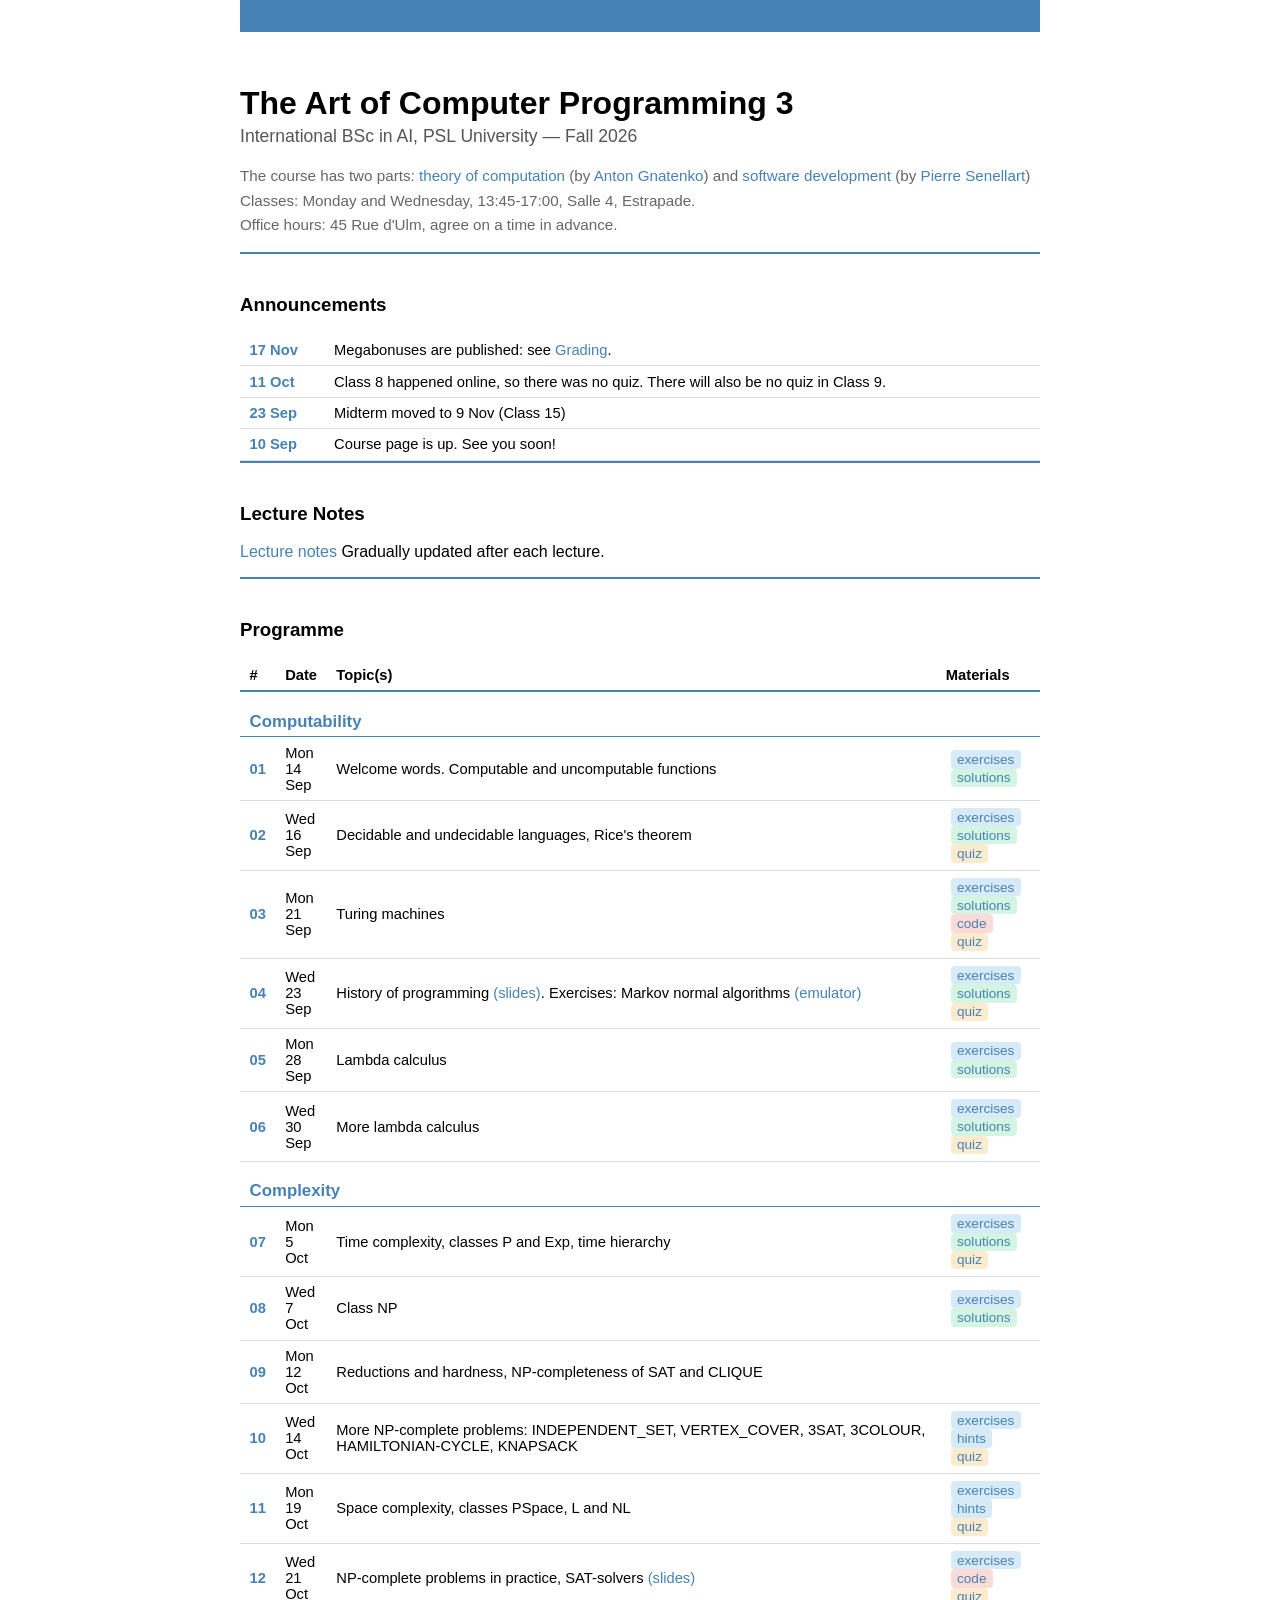
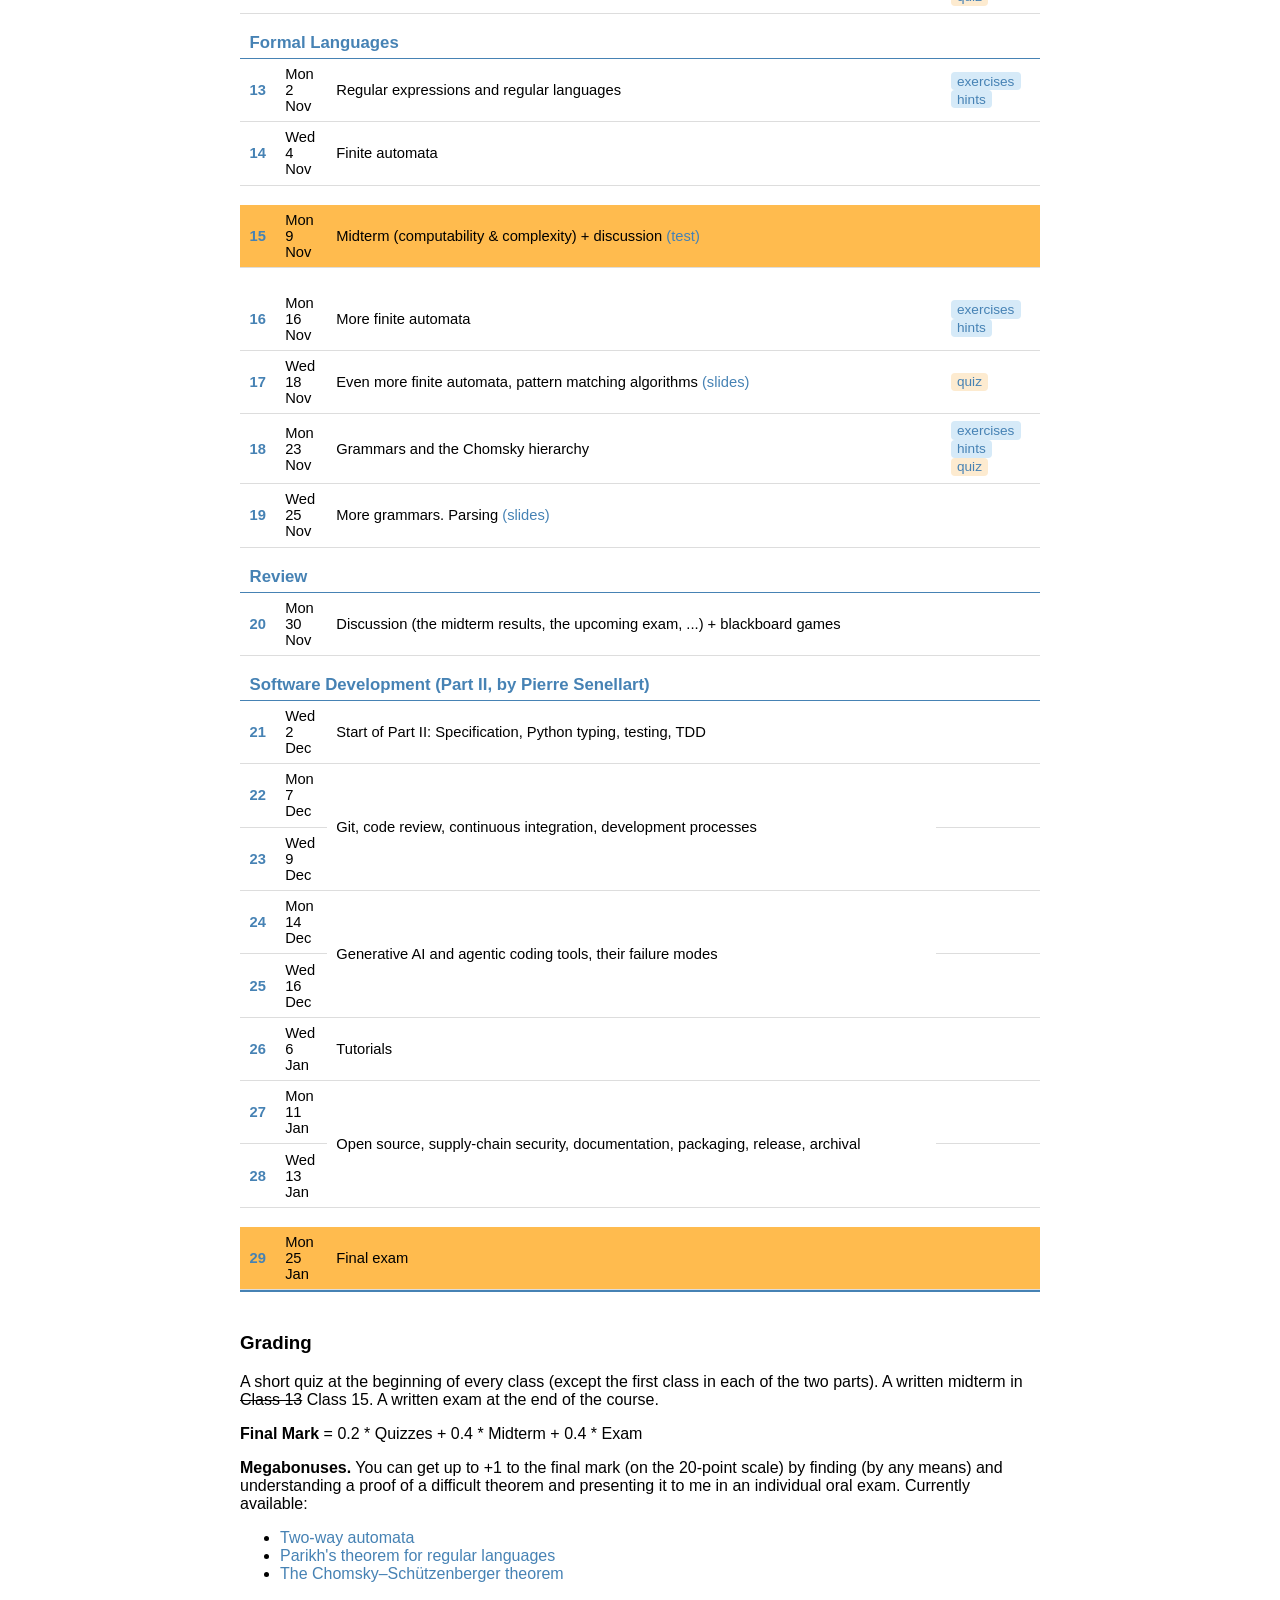
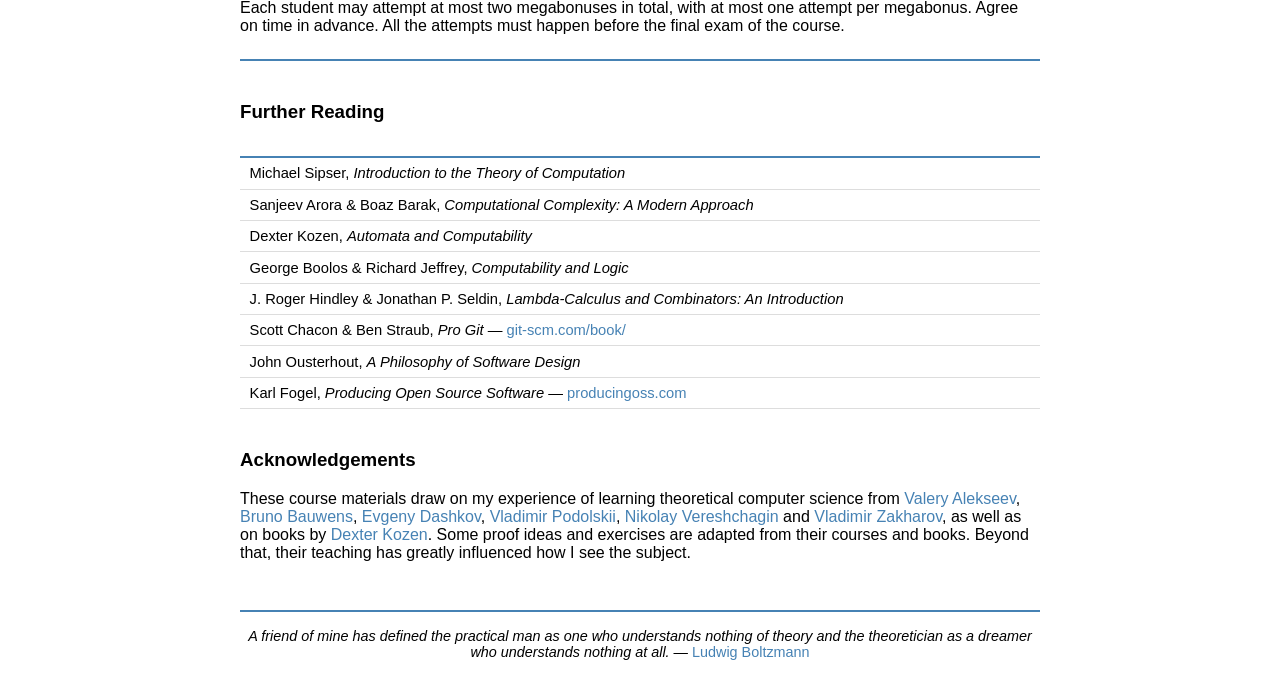
<file: index.html>
<!DOCTYPE html>
<html lang="en">
<head>
    <title>The Art of Computer Programming 3</title>
    <link rel="stylesheet" href="style.css"/>
    <meta charset="UTF-8">
    <meta name="viewport" content="width=device-width, initial-scale=1.0"/>
    <meta name="description" content="Course page for Theoretical Computer Science, Autumn 2026"/>
</head>

<body>
    <div id="top"></div>
    <hr class="top-bar">
    <div class="main">

        <h1>The Art of Computer Programming 3</h1>
        <p class="subtitle">International BSc in AI, PSL University &mdash; Fall 2026</p>

        <div class="info">
            <p>
                The course has two parts: 
                <a href="https://en.wikipedia.org/wiki/Theory_of_computation" target="_blank">
                    theory of computation</a> 
                (by 
                <a href="https://gnatenko.github.io/" target="_blank">
                    Anton Gnatenko</a>) 
                
                and <a href="https://en.wikipedia.org/wiki/Software_development" target="_blank">
                    software development</a> 
                (by <a href="https://pierre.senellart.com/" target="_blank">
                    Pierre Senellart</a>)
                
                <br>
                
                Classes: Monday and Wednesday, 13:45-17:00, Salle 4, Estrapade. 
                
                <br>

                Office hours: 45 Rue d'Ulm, agree on a time in advance.
            </p>
        </div>

        <hr class="normal">

        <!-- ============ ANNOUNCEMENTS ============ -->

        <h3>Announcements</h3>

        <table>
            <tbody>
                <tr>
                    <td style="white-space:nowrap; font-weight:bold; color:var(--maincolor);">17 Nov</td>
                    <td>Megabonuses are published: see <a href="#grading">Grading</a>.</td>
                </tr>
                <tr>
                    <td style="white-space:nowrap; font-weight:bold; color:var(--maincolor);">11 Oct</td>
                    <td>Class 8 happened online, so there was no quiz. There will also be no quiz in Class 9.</td>
                </tr>
                <tr>
                    <td style="white-space:nowrap; font-weight:bold; color:var(--maincolor);">23 Sep</td>
                    <td>Midterm moved to 9 Nov (Class 15)</td>
                </tr>
                <tr>
                    <td style="white-space:nowrap; font-weight:bold; color:var(--maincolor);">10 Sep</td>
                    <td>Course page is up. See you soon!</td>
                </tr>
            </tbody>
        </table>

        <hr class="normal">

        <!-- ============ LECTURE NOTES ============ -->

        <h3>Lecture Notes</h3>

        <p>
            <a href="materials/notes.pdf" target="_blank">Lecture notes</a>
            Gradually updated after each lecture.
        </p>

        <hr class="normal">

        <!-- ============ PROGRAMME ============ -->

        <h3>Programme</h3>

        <table>
            <thead>
                <tr>
                    <th>#</th>
                    <th>Date</th>
                    <th class="topic">Topic(s)</th>
                    <th>Materials</th>
                </tr>
            </thead>
            <tbody>
                <!-- Computability -->
                <tr class="block-header">
                    <td colspan="4">Computability</td>
                </tr>
                <tr>
                    <td class="session-num">01</td>
                    <td>Mon 14 Sep</td>
                    <td>Welcome words. Computable and uncomputable functions
                    </td>
                    <td class="materials">
                        <a href="materials/tutorials/tut-01.pdf" class="tag tag-exercises" target="_blank">exercises</a>
                        <a href="materials/tutorials/tut-01-sol.pdf" class="tag tag-solutions" target="_blank">solutions</a>
                    </td>
                </tr>
                <tr>
                    <td class="session-num">02</td>
                    <td>Wed 16 Sep</td>
                    <td>Decidable and undecidable languages, Rice's theorem</td>
                    <td class="materials">
                        <a href="materials/tutorials/tut-02.pdf" class="tag tag-exercises" target="_blank">exercises</a>
                        <a href="materials/tutorials/tut-02-sol.pdf" class="tag tag-solutions" target="_blank">solutions</a>
                        <a href="materials/quizzes/quiz-01-sol.pdf" class="tag tag-quiz" target="_blank">quiz</a>
                    </td>
                </tr>
                <tr>
                    <td class="session-num">03</td>
                    <td>Mon 21 Sep</td>
                    <td>Turing machines</td>
                    <td class="materials">
                        <a href="materials/tutorials/tut-03.pdf" class="tag tag-exercises" target="_blank">exercises</a>
                        <a href="materials/tutorials/tut-03-sol.pdf" class="tag tag-solutions" target="_blank">solutions</a>
                        <a href="materials/tutorials/tut-03-sol-yaml.zip" class="tag tag-code" target="_blank">code</a>
                        <a href="materials/quizzes/quiz-02-sol.pdf" class="tag tag-quiz" target="_blank">quiz</a>
                    </td>
                </tr>
                <tr>
                    <td class="session-num">04</td>
                    <td>Wed 23 Sep</td>
                    <td>History of programming <a href="materials/slides/lec-04.pdf" target="_blank">(slides)</a>. Exercises: Markov normal algorithms <a href="markov/index.html" target="_blank">(emulator)</a></td>
                    <td class="materials">
                        <a href="materials/tutorials/tut-04.pdf" class="tag tag-exercises" target="_blank">exercises</a>
                        <a href="materials/tutorials/tut-04-sol.pdf" class="tag tag-solutions" target="_blank">solutions</a>
                        <a href="materials/quizzes/quiz-03-sol.pdf" class="tag tag-quiz" target="_blank">quiz</a>
                    </td>
                </tr>
                <tr>
                    <td class="session-num">05</td>
                    <td>Mon 28 Sep</td>
                    <td>Lambda calculus</td>
                    <td class="materials">
                        <a href="materials/tutorials/tut-05.pdf" class="tag tag-exercises" target="_blank">exercises</a>
                        <a href="materials/tutorials/tut-05-sol.pdf" class="tag tag-solutions" target="_blank">solutions</a>
                    </td>
                </tr>
                <tr>
                    <td class="session-num">06</td>
                    <td>Wed 30 Sep</td>
                    <td>More lambda calculus</td>
                    <td class="materials">
                        <a href="materials/tutorials/tut-06.pdf" class="tag tag-exercises" target="_blank">exercises</a>
                        <a href="materials/tutorials/tut-06-sol.pdf" class="tag tag-solutions" target="_blank">solutions</a>
                        <a href="materials/quizzes/quiz-05-sol.pdf" class="tag tag-quiz" target="_blank">quiz</a>
                    </td>
                </tr>

                <!-- Complexity -->
                <tr class="block-header">
                    <td colspan="4">Complexity</td>
                </tr>
                <tr class="block-sep">
                    <td class="session-num">07</td>
                    <td>Mon 5 Oct</td>
                    <td>Time complexity, classes P and Exp, time hierarchy</td>
                    <td class="materials">
                        <a href="materials/tutorials/tut-07.pdf" class="tag tag-exercises" target="_blank">exercises</a>
                        <a href="materials/tutorials/tut-07-sol.pdf" class="tag tag-solutions" target="_blank">solutions</a>
                        <a href="materials/quizzes/quiz-06-sol.pdf" class="tag tag-quiz" target="_blank">quiz</a>
                    </td>
                </tr>
                <tr>
                    <td class="session-num">08</td>
                    <td>Wed 7 Oct</td>
                    <td>Class NP</td>
                    <td class="materials">
                        <a href="materials/tutorials/tut-08.pdf" class="tag tag-exercises" target="_blank">exercises</a>
                        <a href="materials/tutorials/tut-08-sol.pdf" class="tag tag-solutions" target="_blank">solutions</a>
                    </td>
                </tr>
                <tr>
                    <td class="session-num">09</td>
                    <td>Mon 12 Oct</td>
                    <td>Reductions and hardness, NP-completeness of SAT and CLIQUE</td>
                    <td class="materials"></td>
                </tr>
                <tr>
                    <td class="session-num">10</td>
                    <td>Wed 14 Oct</td>
                    <td>More NP-complete problems: INDEPENDENT_SET, VERTEX_COVER, 3SAT, 3COLOUR, HAMILTONIAN-CYCLE, KNAPSACK</td>
                    <td class="materials">
                        <a href="materials/tutorials/tut-09.pdf" class="tag tag-exercises" target="_blank">exercises</a>
                        <a href="materials/tutorials/tut-09-hint.pdf" class="tag tag-exercises" target="_blank">hints</a>
                        <a href="materials/quizzes/quiz-09-sol.pdf" class="tag tag-quiz" target="_blank">quiz</a>
                    </td>
                </tr>
                <tr>
                    <td class="session-num">11</td>
                    <td>Mon 19 Oct</td>
                    <td>Space complexity, classes PSpace, L and NL</td>
                    <td class="materials">
                        <a href="materials/tutorials/tut-11.pdf" class="tag tag-exercises" target="_blank">exercises</a>
                        <a href="materials/tutorials/tut-11-hint.pdf" class="tag tag-exercises" target="_blank">hints</a>
                        <a href="materials/quizzes/quiz-10-sol.pdf" class="tag tag-quiz" target="_blank">quiz</a>
                    </td>
                </tr>
                <tr>
                    <td class="session-num">12</td>
                    <td>Wed 21 Oct</td>
                    <td>NP-complete problems in practice, SAT-solvers <a href="materials/slides/lec-12.pdf" target="_blank">(slides)</a></td>
                    <td class="materials">
                        <a href="materials/tutorials/instructions.pdf" class="tag tag-exercises" target="_blank">exercises</a>
                        <a href="materials/tutorials/tut-12-code.zip" class="tag tag-code" target="_blank">code</a>
                        <a href="materials/quizzes/quiz-11-sol.pdf" class="tag tag-quiz" target="_blank">quiz</a>
                    </td>
                </tr>

                <!-- Formal Languages -->
                <tr class="block-header">
                    <td colspan="4">Formal Languages</td>
                </tr>
                <tr class="block-sep">
                    <td class="session-num">13</td>
                    <td>Mon 2 Nov</td>
                    <td>Regular expressions and regular languages</td>
                    <td class="materials">
                        <a href="materials/tutorials/tut-13.pdf" class="tag tag-exercises" target="_blank">exercises</a>
                        <a href="materials/tutorials/tut-13-hint.pdf" class="tag tag-exercises" target="_blank">hints</a>
                    </td>
                </tr>
                <tr>
                    <td class="session-num">14</td>
                    <td>Wed 4 Nov</td>
                    <td>Finite automata</td>
                    <td class="materials"></td>
                </tr>

                <tr class="spacer">
                    <td colspan="4"></td>
                </tr>

                <tr class="standalone">
                    <td class="session-num">15</td>
                    <td>Mon 9 Nov</td>
                    <td>Midterm (computability & complexity) + discussion <a href="materials/midterm/midterm.pdf" target="_blank">(test)</a></td>
                    <td class="materials"></td>
                </tr>

                <tr class="spacer">
                    <td colspan="4"></td>
                </tr>
                <tr>
                    <td class="session-num">16</td>
                    <td>Mon 16 Nov</td>
                    <td>More finite automata</td>
                    <td class="materials">
                        <a href="materials/tutorials/tut-14.pdf" class="tag tag-exercises" target="_blank">exercises</a>
                        <a href="materials/tutorials/tut-14-hint.pdf" class="tag tag-exercises" target="_blank">hints</a>
                    </td>
                </tr>
                <tr>
                    <td class="session-num">17</td>
                    <td>Wed 18 Nov</td>
                    <td>Even more finite automata, pattern matching algorithms <a href="materials/slides/lec-17.pdf" target="_blank">(slides)</a></td>
                    <td class="materials">
                        <a href="materials/quizzes/quiz-16-sol.pdf" class="tag tag-quiz" target="_blank">quiz</a>
                    </td>
                </tr>
                <tr>
                    <td class="session-num">18</td>
                    <td>Mon 23 Nov</td>
                    <td>Grammars and the Chomsky hierarchy</td>
                    <td class="materials">
                        <a href="materials/tutorials/tut-18.pdf" class="tag tag-exercises" target="_blank">exercises</a>
                        <a href="materials/tutorials/tut-18-hint.pdf" class="tag tag-exercises" target="_blank">hints</a>
                        <a href="materials/quizzes/quiz-17-sol.pdf" class="tag tag-quiz" target="_blank">quiz</a>
                    </td>
                </tr>
                <tr>
                    <td class="session-num">19</td>
                    <td>Wed 25 Nov</td>
                    <td>More grammars. Parsing <a href="materials/slides/lec-19.pdf" target="_blank">(slides)</a></td>
                    <td class="materials"></td>
                </tr>

                <!-- Review -->
                <tr class="block-header">
                    <td colspan="4">Review</td>
                </tr>
                <tr class="block-sep">
                    <td class="session-num">20</td>
                    <td>Mon 30 Nov</td>
                    <td>Discussion (the midterm results, the upcoming exam, ...) + blackboard games</td>
                    <td class="materials"></td>
                </tr>

                 <!-- Pierre's block -->
                <tr class="block-header">
                    <td colspan="4">Software Development (Part II, by <a href="https://pierre.senellart.com/" target="_blank">
                    Pierre Senellart</a>)</td>
                </tr>
                <tr class="block-sep">
                    <td class="session-num">21</td>
                    <td>Wed 2 Dec</td>
                    <td>Start of Part II: Specification, Python typing, testing, TDD</td>
                    <td class="materials"></td>
                </tr>
                <tr>
                    <td class="session-num">22</td>
                    <td>Mon 7 Dec</td>
                    <td rowspan="2">Git, code review, continuous integration, development processes</td>
                    <td class="materials"></td>
                </tr>
                <tr>
                    <td class="session-num">23</td>
                    <td>Wed 9 Dec</td>
                    <td class="materials"></td>
                </tr>
                <tr>
                    <td class="session-num">24</td>
                    <td>Mon 14 Dec</td>
                    <td rowspan="2">Generative AI and agentic coding tools, their failure modes</td>
                    <td class="materials"></td>
                </tr>
                <tr>
                    <td class="session-num">25</td>
                    <td>Wed 16 Dec</td>
                    <td class="materials"></td>
                </tr>
                <tr>
                    <td class="session-num">26</td>
                    <td>Wed 6 Jan</td>
                    <td>Tutorials</td>
                    <td class="materials"></td>
                </tr>
                <tr>
                    <td class="session-num">27</td>
                    <td>Mon 11 Jan</td>
                    <td rowspan="2">Open source, supply-chain security, documentation, packaging, release, archival</td>
                    <td class="materials"></td>
                </tr>
                <tr>
                    <td class="session-num">28</td>
                    <td>Wed 13 Jan</td>
                    <td class="materials"></td>
                </tr>

                <tr class="spacer">
                    <td colspan="4"></td>
                </tr>

                <tr class="standalone">
                    <td class="session-num">29</td>
                    <td>Mon 25 Jan</td>
                    <td>Final exam</td>
                    <td class="materials"></td>
                </tr>
            </tbody>
        </table>

        <hr class="normal">

        <!-- ============ GRADING ============ -->

        <h3 id="grading">Grading</h3>

        <p>A short quiz at the beginning of every class (except the first class in each of the two parts). A written midterm in <del>Class 13</del> Class 15. A written exam at the end of the course.</p>

        <p><b>Final Mark</b> = 0.2 * Quizzes + 0.4 * Midterm + 0.4 * Exam</p>

        <p><b>Megabonuses.</b> You can get up to +1 to the final mark (on the 20-point scale) by finding (by any means) and understanding a proof of a difficult theorem and presenting it to me in an individual oral exam. Currently available:</p>

        <ul>
            <li><a href="materials/megabonuses/megabonus-two-way.pdf" target="_blank">Two-way automata</a></li>
            <li><a href="materials/megabonuses/megabonus-parikh.pdf" target="_blank">Parikh's theorem for regular languages</a></li>
            <li><a href="materials/megabonuses/megabonus-chomsky-schutzenberger.pdf" target="_blank">The Chomsky&ndash;Sch&uuml;tzenberger theorem</a></li>
        </ul>

        <p style="margin-bottom: 1.5em;">Each student may attempt at most two megabonuses in total, with at most one attempt per megabonus. Agree on time in advance. All the attempts must happen before the final exam of the course.</p>

        <hr class="normal">

        <!-- ============ FURTHER READING ============ -->

        <h3>Further Reading</h3>

        <table>
            <thead>
                <tr>
                    <th></th>
                    <th></th>
                </tr>
            </thead>
            <tbody>
                <tr>
                    <td>Michael Sipser, <i>Introduction to the Theory of Computation</i></td>
                    <td></td>
                </tr>
                <tr>
                    <td>Sanjeev Arora &amp; Boaz Barak, <i>Computational Complexity: A Modern Approach</i></td>
                    <td></td>
                </tr>
                <tr>
                    <td>Dexter Kozen, <i>Automata and Computability</i></td>
                    <td></td>
                </tr>
                <tr>
                    <td>George Boolos &amp; Richard Jeffrey, <i>Computability and Logic</i></td>
                    <td></td>
                </tr>
                <tr>
                    <td>J. Roger Hindley &amp; Jonathan P. Seldin, <i>Lambda-Calculus and Combinators: An Introduction</i></td>
                    <td></td>
                </tr>
                <tr>
                    <td>Scott Chacon &amp; Ben Straub, <i>Pro Git</i> &mdash; <a href="https://git-scm.com/book/" target="_blank">git-scm.com/book/</a></td>
                    <td></td>
                </tr>
                <tr>
                    <td>John Ousterhout, <i>A Philosophy of Software Design</i></td>
                    <td></td>
                </tr>
                <tr>
                    <td>Karl Fogel, <i>Producing Open Source Software</i> &mdash; <a href="https://producingoss.com/" target="_blank">producingoss.com</a></td>
                    <td></td>
                </tr>
            </tbody>
        </table>

        <!-- ============ ACKNOWLEDGEMENTS ============ -->

        <h3>Acknowledgements</h3>

        These course materials draw on my experience of learning theoretical computer science from
        <a href="https://letopis.msu.ru/node/5036" target="_blank">Valery Alekseev</a>,
        <a href="https://www.hse.ru/en/org/persons/160550073/" target="_blank">Bruno Bauwens</a>,
        <a href="https://www.hse.ru/en/org/persons/104695093/" target="_blank">Evgeny Dashkov</a>,
        <a href="https://homepage.mi-ras.ru/~podolskii/" target="_blank">Vladimir Podolskii</a>,
        <a href="https://www.hse.ru/en/staff/vereshchagin/" target="_blank">Nikolay Vereshchagin</a> and
        <a href="https://cs.msu.ru/node/2824" target="_blank">Vladimir Zakharov</a>,
        as well as on books by <a href="https://www.cs.cornell.edu/~kozen/" target="_blank">Dexter Kozen</a>.
        Some proof ideas and exercises are adapted from their courses and books. Beyond that, their teaching has greatly influenced how I see the subject.

        <div class="quote">
            <hr class="normal">
            <i>
                A friend of mine has defined the practical man as one who understands nothing of theory and the theoretician as a dreamer who understands nothing at all.
            </i> &mdash;
            <a href="https://en.wikipedia.org/wiki/Ludwig_Boltzmann" target="_blank">
                Ludwig Boltzmann</a>
        </div>
    </div>
</body>
</html>
</file>
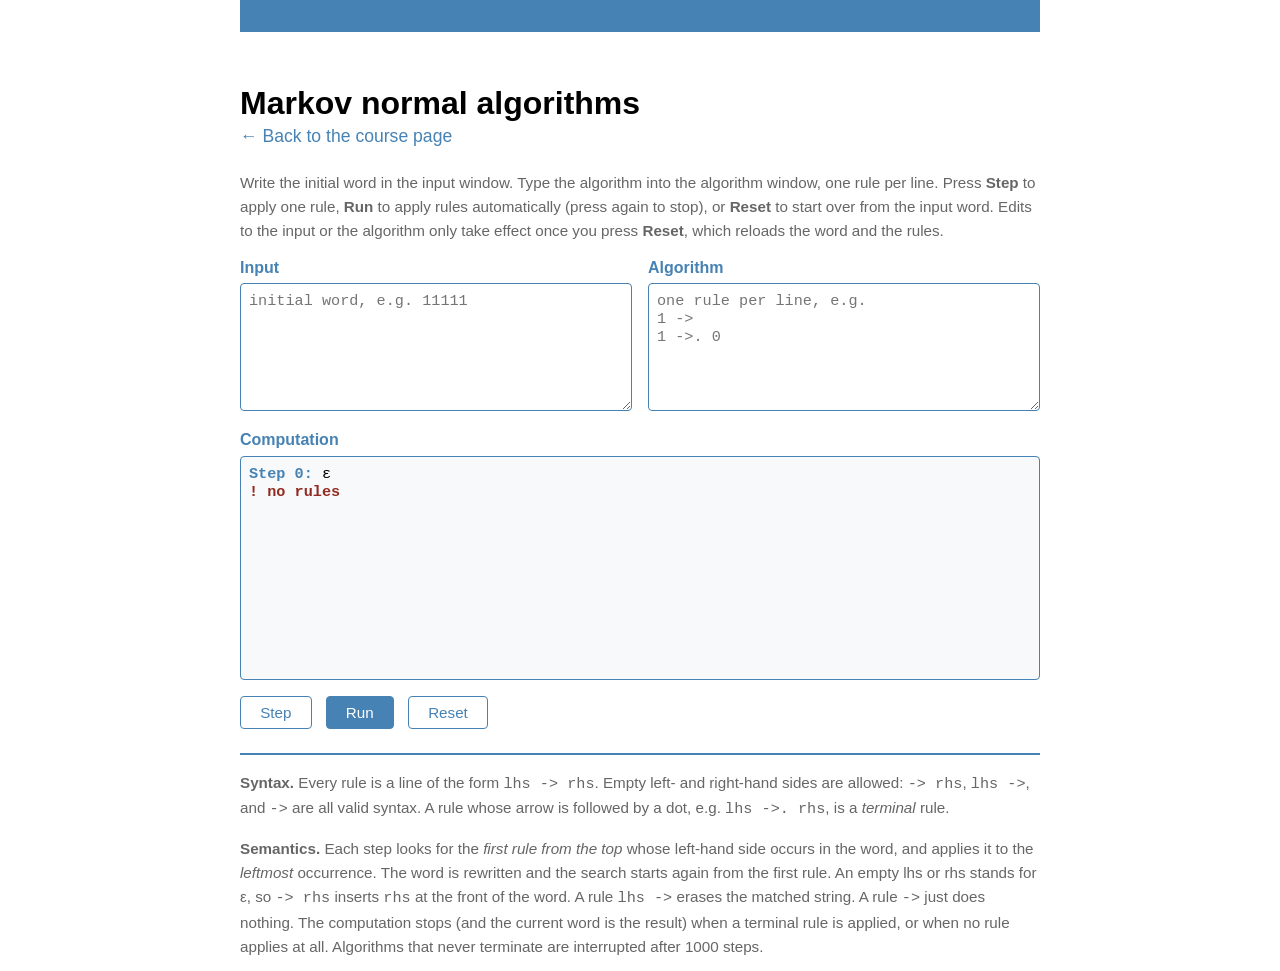
<file: markov/index.html>
<!DOCTYPE html>
<html lang="en">
<head>
    <title>Markov normal algorithms</title>
    <link rel="stylesheet" href="../style.css"/>
    <meta charset="UTF-8">
    <meta name="viewport" content="width=device-width, initial-scale=1.0"/>
    <style>
        .tool-main p.subtitle {
            margin-bottom: 1.5rem;
        }

        .tool-layout {
            display: grid;
            grid-template-columns: 1fr 1fr;
            gap: 1rem;
            margin-top: 0.5rem;
        }

        @media (max-width: 40rem) {
            .tool-layout {
                grid-template-columns: 1fr;
            }
        }

        .tool-layout label {
            display: block;
            font-weight: bold;
            color: var(--maincolor);
            margin-bottom: 0.4rem;
        }

        .tool-layout textarea {
            width: 100%;
            box-sizing: border-box;
            min-height: 8rem;
            padding: 0.5rem;
            font-family: Consolas, Menlo, monospace;
            font-size: 0.95rem;
            border: 1px solid var(--maincolor);
            border-radius: 0.25rem;
            resize: vertical;
        }

        .tool-window {
            margin-top: 1rem;
        }

        .tool-window label {
            display: block;
            font-weight: bold;
            color: var(--maincolor);
            margin-bottom: 0.4rem;
        }

        .tool-window .computation {
            width: 100%;
            box-sizing: border-box;
            height: 14rem;
            overflow-y: auto;
            padding: 0.5rem;
            font-family: Consolas, Menlo, monospace;
            font-size: 0.95rem;
            background: #f7f9fb;
            border: 1px solid var(--maincolor);
            border-radius: 0.25rem;
            white-space: pre;
        }

        .tool-buttons {
            margin-top: 1rem;
            margin-bottom: 1.5rem;
        }

        .tool-buttons button {
            font-family: arial, sans-serif;
            font-size: 0.95rem;
            padding: 0.45rem 1.2rem;
            margin-right: 0.6rem;
            border: 1px solid var(--maincolor);
            border-radius: 0.25rem;
            background: white;
            color: var(--maincolor);
            cursor: pointer;
        }

        .tool-buttons button:hover {
            background: #eaf2f8;
        }

        .tool-buttons button.run {
            background: var(--maincolor);
            color: white;
        }

        .tool-buttons button.run:hover {
            background: #3a75a7;
        }

        .computation .rule {
            color: #666;
            margin-left: 1.5rem;
            font-style: italic;
        }

        .computation .result {
            color: #1e8449;
            font-weight: bold;
        }

        .computation .error {
            color: #922b21;
            font-weight: bold;
        }

        .computation .step {
            font-weight: bold;
            color: var(--maincolor);
        }
    </style>
</head>

<body>
    <div id="top"></div>
    <hr class="top-bar">
    <div class="main tool-main">

        <h1>Markov normal algorithms</h1>
        <p class="subtitle">
            <a href="../index.html">&#8592; Back to the course page</a>
        </p>

        <div class="info">
            <p>
                Write the initial word in the input window. Type the algorithm
                into the algorithm window, one rule per line. Press
                <b>Step</b> to apply one rule, <b>Run</b> to apply rules
                automatically (press again to stop), or <b>Reset</b> to start
                over from the input word. Edits to the input or the algorithm
                only take effect once you press <b>Reset</b>, which reloads the
                word and the rules.
            </p>
        </div>

        <div class="tool-layout">
            <div>
                <label for="markov-input">Input</label>
                <textarea id="markov-input" spellcheck="false" placeholder="initial word, e.g. 11111"></textarea>
            </div>
            <div>
                <label for="markov-rules">Algorithm</label>
                <textarea id="markov-rules" spellcheck="false" placeholder="one rule per line, e.g.&#10;1 ->&#10;1 ->. 0"></textarea>
            </div>
        </div>

        <div class="tool-window">
            <label for="markov-comp">Computation</label>
            <div id="markov-comp" class="computation"></div>
        </div>

        <div class="tool-buttons">
            <button type="button" id="markov-step" class="step">Step</button>
            <button type="button" id="markov-run" class="run">Run</button>
            <button type="button" id="markov-reset" class="reset">Reset</button>
        </div>

        <hr class="normal">

        <div class="info tool-info">
            <p>
                <b>Syntax.</b> Every rule is a line of the form
                <code>lhs -&gt; rhs</code>. Empty left- and right-hand sides are
                allowed: <code>-&gt; rhs</code>, <code>lhs -&gt;</code>, and <code>-&gt;</code>
                are all valid syntax. A rule whose arrow is followed by a dot,
                e.g. <code>lhs -&gt;. rhs</code>, is a
                <em>terminal</em> rule.
            </p>
            <p>
                <b>Semantics.</b> Each step looks for the <em>first rule from the
                top</em> whose left-hand side occurs in the word, and applies it
                to the <em>leftmost</em> occurrence. The word is rewritten and
                the search starts again from the first rule. An empty lhs or rhs stands for
                &#949;, so <code>-&gt; rhs</code> inserts <code>rhs</code> at the
                front of the word. A rule <code>lhs -&gt;</code> erases the
                matched string. A rule <code>-&gt;</code> just does nothing.

                The computation
                stops (and the current word is the result) when a terminal rule is
                applied, or when no rule applies at all. Algorithms that never terminate
                are interrupted after 1000 steps.
            </p>
        </div>

    </div>

    <script>
        const inputEl = document.getElementById('markov-input');
        const rulesEl = document.getElementById('markov-rules');
        const compEl = document.getElementById('markov-comp');
        const stepBtn = document.getElementById('markov-step');
        const runBtn = document.getElementById('markov-run');
        const resetBtn = document.getElementById('markov-reset');

        const MAX_STEPS = 1000;
        const RUN_DELAY_MS = 300;

        let word = '';
        let rules = [];
        let stepNo = 0;
        let halted = false;
        let runTimer = null;
        let runDone = false;

        function clearComp() {
            compEl.textContent = '';
        }

        function line(html) {
            const div = document.createElement('div');
            div.innerHTML = html;
            compEl.appendChild(div);
            compEl.scrollTop = compEl.scrollHeight;
        }

        function lineStep(n, w) {
            line('<span class="step">Step ' + n + ':</span> ' + dispWord(w));
        }

        function lineRule(s) {
            line('<span class="rule">' + s + '</span>');
        }

        function lineResult(msg) {
            line('<span class="result">&#9654; ' + msg + '</span>');
        }

        function lineError(msg) {
            line('<span class="error">! ' + msg + '</span>');
        }

        function esc(s) {
            return s.replace(/&/g, '&amp;').replace(/</g, '&lt;').replace(/>/g, '&gt;');
        }

        function dispWord(w) {
            return w === '' ? '&#949;' : esc(w);
        }

        function reset() {
            stopRun();
            runDone = false;
            word = inputEl.value.replace(/\s+/g, '');
            clearComp();
            line('<span class="step">Step 0:</span> ' + dispWord(word));

            rules = [];
            const lines = rulesEl.value.split('\n');
            let ok = true;
            for (let i = 0; i < lines.length; i++) {
                const t = lines[i].trim();
                if (t === '') continue;
                const terminal = t.indexOf('->.') !== -1;
                const sep = terminal ? '->.' : '->';
                const idx = t.indexOf(sep);
                if (idx === -1) {
                    lineError('line ' + (i + 1) + ': no "<b>-&gt;</b>" in "' + esc(t) + '"');
                    ok = false;
                    continue;
                }
                const lhs = t.slice(0, idx).trim();
                const rhs = t.slice(idx + sep.length).trim();
                rules.push({ lhs: lhs, rhs: rhs, terminal: terminal });
            }
            if (!ok) {
                halted = true;
                return;
            }
            if (rules.length === 0) {
                lineError('no rules');
                halted = true;
                return;
            }
            stepNo = 1;
            halted = false;
        }

        function applyLeftmost(w, lhs, rhs) {
            if (lhs === '') return rhs + w;
            const i = w.indexOf(lhs);
            if (i === -1) return null;
            return w.slice(0, i) + rhs + w.slice(i + lhs.length);
        }

        function step() {
            if (halted) return;
            if (stepNo > MAX_STEPS) {
                lineError('too many steps (' + MAX_STEPS + '), giving up');
                halted = true;
                return;
            }
            for (let k = 0; k < rules.length; k++) {
                const r = rules[k];
                const next = applyLeftmost(word, r.lhs, r.rhs);
                if (next === null) continue;
                const lhsD = r.lhs === '' ? '' : esc(r.lhs);
                const rhsD = r.rhs === '' ? '' : esc(r.rhs);
                const arrowD = r.terminal ? '-&gt;.' : '-&gt;';
                word = next;
                lineRule(((lhsD ? lhsD + ' ' : '') + arrowD + (rhsD ? ' ' + rhsD : '')).trim());
                lineStep(stepNo, dispWord(word));
                stepNo++;
                if (r.terminal) {
                    lineResult('terminal rule applied. Result: ' + dispWord(word));
                    halted = true;
                    return;
                }
                return;
            }
            lineResult('no rule applies. Result: ' + dispWord(word));
            halted = true;
        }

        function startRun() {
            stepBtn.disabled = true;
            runDone = false;
            runBtn.textContent = 'Stop';
            runTimer = setInterval(function () {
                if (halted) {
                    stopRun();
                    return;
                }
                step();
            }, RUN_DELAY_MS);
        }

        function stopRun() {
            if (runTimer !== null) {
                clearInterval(runTimer);
                runTimer = null;
            }
            stepBtn.disabled = false;
            resetBtn.disabled = false;
            if (!runDone || runTimer !== null) {
                runBtn.textContent = 'Run';
            }
            runDone = true;
        }

        stepBtn.addEventListener('click', function () {
            if (halted) {
                reset();
            }
            step();
        });

        runBtn.addEventListener('click', function () {
            if (runTimer !== null) {
                stopRun();
            } else {
                if (halted) reset();
                startRun();
            }
        });

        resetBtn.addEventListener('click', reset);

        reset();
    </script>
</body>
</html>
</file>
<file: style.css>
html {
    scroll-behavior: smooth;
}

body {
    font-family: arial, sans-serif;
    margin: 0;
}

:root {
    --maincolor: SteelBlue;
}

.main {
    margin: auto;
    max-width: 50rem;
    padding: 2rem 1rem 0 1rem;
}

.main a {
    text-decoration: none;
    color: var(--maincolor);
}

.main a:hover {
    text-decoration: underline;
}

h1 {
    margin-bottom: 0.2rem;
}

.subtitle {
    color: #555;
    font-size: 1.1rem;
    margin-top: 0;
}

.info {
    color: #666;
    font-size: 0.95rem;
    line-height: 1.6;
}

h3 {
    margin-top: 2.5rem;
}

hr.top-bar {
    border: 1rem solid var(--maincolor);
    margin: auto;
    max-width: 48rem;
}

hr.normal {
    margin-top: 0;
    margin-bottom: 1rem;
    border: 1px solid var(--maincolor);
}

table {
    border-collapse: collapse;
    width: 100%;
    font-size: 0.92rem;
    margin-top: 0.5rem;
}

th, td {
    text-align: left;
    padding: 0.45rem 0.6rem;
    border-bottom: 1px solid #ddd;
}

th {
    font-weight: bold;
    border-bottom: 2px solid var(--maincolor);
}

tr.block-header td {
    font-weight: bold;
    font-size: 1.05rem;
    color: var(--maincolor);
    padding-top: 1.2rem;
    padding-bottom: 0.3rem;
    border-bottom: 1px solid var(--maincolor);
}

tr.block-sep td {
    border-top: 1px solid #ddd;
}

tr.standalone td {
    background: #ffbb4e;
}

tr.spacer td {
    border: none;
    height: 1.2rem;
    padding: 0;
}

.session-num {
    font-weight: bold;
    color: var(--maincolor);
    white-space: nowrap;
}

.topic {
    width: 100%;
}

.materials a {
    margin-right: 0.6rem;
    font-size: 0.85rem;
}

.tag {
    display: inline-block;
    font-size: 0.75rem;
    padding: 0.1rem 0.4rem;
    border-radius: 0.25rem;
    margin-left: 0.3rem;
    vertical-align: middle;
}

.tag-lecture {
    background: #e8daf5;
    color: #6c3483;
}

.tag-quiz {
    background: #fdebd0;
    color: #b9770e;
}

.tag-exercises {
    background: #d6eaf8;
    color: #1a5276;
}

.tag-solutions {
    background: #d5f5e3;
    color: #1e8449;
}

.tag-code {
    background: #fadbd8;
    color: #922b21;
}

.tag-reading {
    background: #f5eef8;
    color: #7d3c98;
}

.tag-tba {
    background: #eee;
    color: #888;
}

.quote {
    text-align: center;
    font-size: 0.9rem;
    margin-top: 3rem;
    margin-bottom: 1rem;
}

.session-past {
    color: #333;
}

.session-future {
    color: #999;
}
</file>
